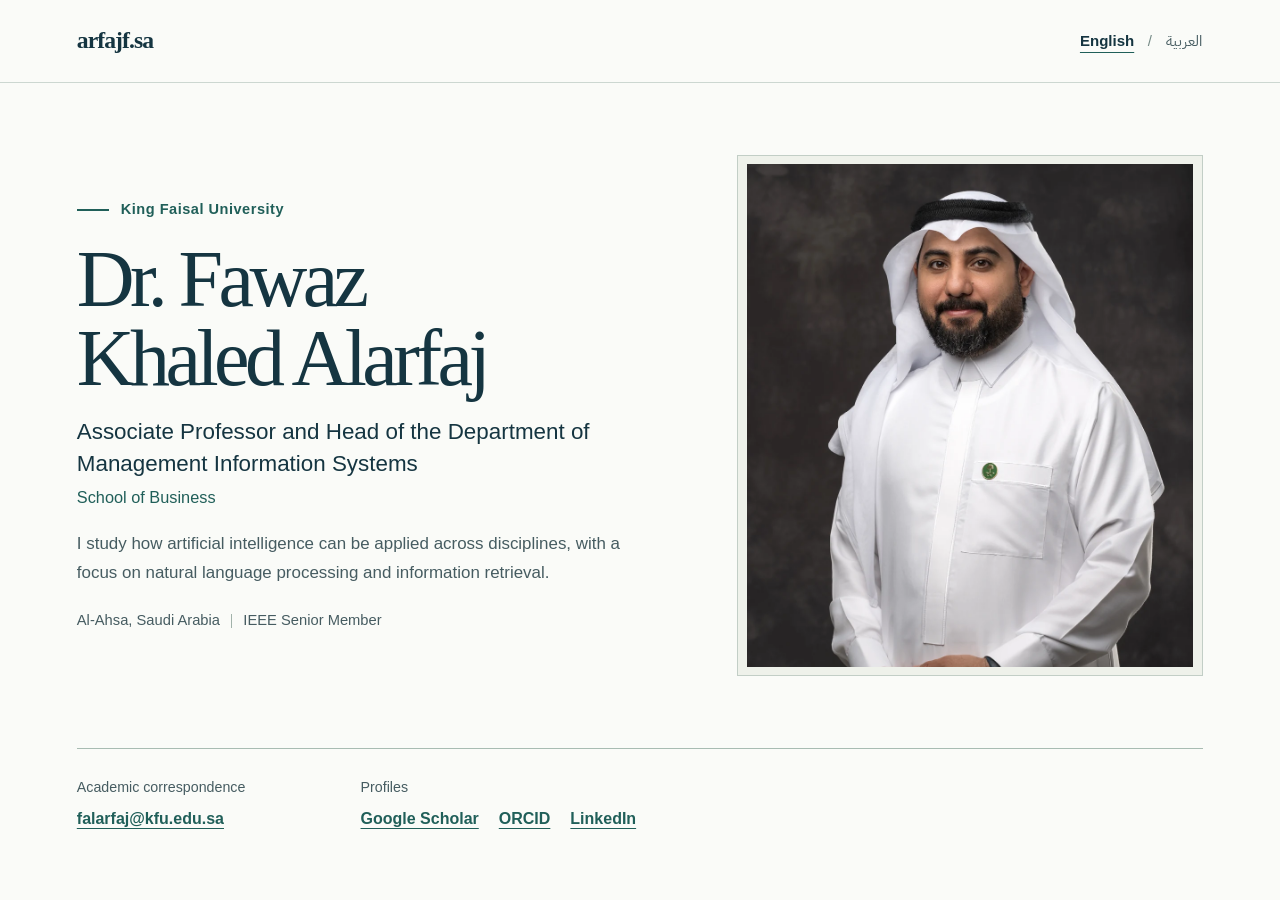
<file: index.html>
<!doctype html>
<html lang="en" dir="ltr">
<head>
  <meta charset="utf-8">
  <meta name="viewport" content="width=device-width, initial-scale=1">
  <meta name="color-scheme" content="light">
  <title>Dr. Fawaz Khaled Alarfaj · King Faisal University</title>
  <meta name="description" content="Dr. Fawaz Khaled Alarfaj, Associate Professor and Head of the Department of Management Information Systems at King Faisal University in Al-Ahsa, Saudi Arabia.">
  <link rel="canonical" href="https://arfajf.sa/">
  <link rel="preconnect" href="https://fonts.googleapis.com">
  <link rel="preconnect" href="https://fonts.gstatic.com" crossorigin>
  <link href="https://fonts.googleapis.com/css2?family=IBM+Plex+Sans+Arabic:wght@400;500;600;700&display=swap" rel="stylesheet">
  <link rel="stylesheet" href="assets/homepage.css">
  <script defer src="assets/language.js"></script>
</head>
<body>
  <header class="mast">
    <div class="wrap mast-inner">
      <div class="wordmark"><bdi dir="ltr">arfajf.sa</bdi></div>
      <nav aria-label="Language / اللغة" dir="ltr" class="switcher" hidden>
        <a id="language-en" lang="en" href="#en">English</a>
        <span aria-hidden="true">/</span>
        <a id="language-ar" lang="ar" href="#ar">العربية</a>
      </nav>
    </div>
  </header>
  <main class="wrap">
    <article class="profile" aria-labelledby="name">
      <div class="introduction">
        <p class="institution"><span class="rule" aria-hidden="true"></span><span data-copy="en" lang="en">King Faisal University</span><span data-copy="ar" lang="ar" dir="rtl">جامعة الملك فيصل</span></p>
        <h1 id="name"><span data-copy="en" lang="en">Dr. Fawaz<br>Khaled Alarfaj</span><span data-copy="ar" lang="ar" dir="rtl">الدكتور فواز<br>خالد العرفج</span></h1>
        <div class="position">
          <p data-copy="en" lang="en">Associate Professor and Head of the Department of Management Information Systems</p>
          <p data-copy="ar" lang="ar" dir="rtl">أستاذ مشارك ورئيس قسم نظم المعلومات الإدارية</p>
        </div>
        <p class="college"><span data-copy="en" lang="en">School of Business</span><span data-copy="ar" lang="ar" dir="rtl">كلية إدارة الأعمال</span></p>
        <div class="bio">
          <p data-copy="en" lang="en">I study how artificial intelligence can be applied across disciplines, with a focus on natural language processing and information retrieval.</p>
          <p data-copy="ar" lang="ar" dir="rtl">أدرس تطبيقات الذكاء الاصطناعي في تخصصات متعددة، مع تركيز خاص على معالجة اللغات الطبيعية واسترجاع المعلومات.</p>
        </div>
        <div class="meta">
          <span data-copy="en" lang="en">Al-Ahsa, Saudi Arabia</span><span data-copy="ar" lang="ar" dir="rtl">الأحساء، المملكة العربية السعودية</span>
          <span class="divider" aria-hidden="true"></span>
          <span data-copy="en" lang="en">IEEE Senior Member</span><span data-copy="ar" lang="ar" dir="rtl">عضو أول في <bdi>IEEE</bdi></span>
        </div>
      </div>
      <figure class="portrait">
        <img id="portrait" src="assets/fawaz-alarfaj-studio.webp" width="1000" height="1500" alt="Studio portrait of Dr. Fawaz Khaled Alarfaj" fetchpriority="high">
      </figure>
    </article>
  </main>
  <footer class="wrap connections">
    <div class="contact">
      <h2><span data-copy="en" lang="en">Academic correspondence</span><span data-copy="ar" lang="ar" dir="rtl">المراسلات الأكاديمية</span></h2>
      <a href="mailto:falarfaj@kfu.edu.sa"><bdi dir="ltr">falarfaj@kfu.edu.sa</bdi></a>
    </div>
    <div class="profiles">
      <h2><span data-copy="en" lang="en">Profiles</span><span data-copy="ar" lang="ar" dir="rtl">الحسابات</span></h2>
      <div class="links">
        <a href="https://scholar.google.com/citations?user=DThAmKkAAAAJ"><span data-copy="en" lang="en">Google Scholar</span><span data-copy="ar" lang="ar">الباحث العلمي من Google</span></a>
        <a href="https://orcid.org/0000-0002-6598-6240"><bdi dir="ltr">ORCID</bdi></a>
        <a href="https://www.linkedin.com/in/fawazk/"><bdi dir="ltr">LinkedIn</bdi></a>
      </div>
    </div>
  </footer>
</body>
</html>
</file>
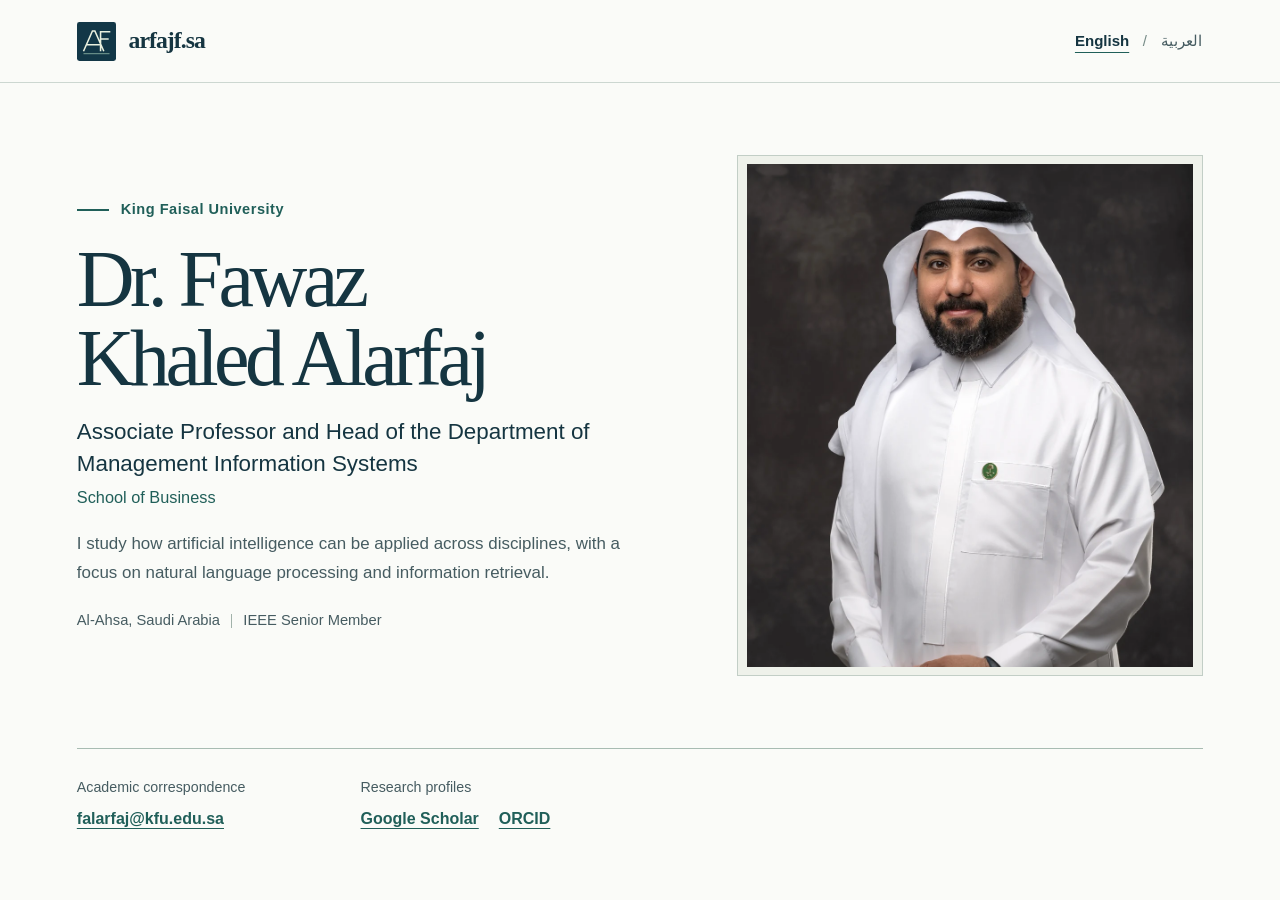
<file: index0.html>
<!doctype html>
<html lang="en" dir="ltr">
<head>
  <meta charset="utf-8">
  <meta name="viewport" content="width=device-width, initial-scale=1">
  <meta name="color-scheme" content="light">
  <title>Dr. Fawaz Khaled Alarfaj · King Faisal University</title>
  <meta name="description" content="Dr. Fawaz Khaled Alarfaj, Associate Professor and Head of the Department of Management Information Systems at King Faisal University in Al-Ahsa, Saudi Arabia.">
  <link rel="canonical" href="https://arfajf.sa/">
  <link rel="icon" type="image/svg+xml" href="assets/mark.svg">
  <link rel="stylesheet" href="assets/homepage.css">
  <script defer src="assets/language.js"></script>
</head>
<body>
  <header class="mast">
    <div class="wrap mast-inner">
      <div class="wordmark"><img alt="" src="assets/mark.svg" width="39" height="39"><bdi dir="ltr">arfajf.sa</bdi></div>
      <nav aria-label="Language / اللغة" dir="ltr" class="switcher" hidden>
        <a id="language-en" lang="en" href="#en">English</a>
        <span aria-hidden="true">/</span>
        <a id="language-ar" lang="ar" href="#ar">العربية</a>
      </nav>
    </div>
  </header>
  <main class="wrap">
    <article class="profile" aria-labelledby="name">
      <div class="introduction">
        <p class="institution"><span class="rule" aria-hidden="true"></span><span data-copy="en" lang="en">King Faisal University</span><span data-copy="ar" lang="ar" dir="rtl">جامعة الملك فيصل</span></p>
        <h1 id="name"><span data-copy="en" lang="en">Dr. Fawaz<br>Khaled Alarfaj</span><span data-copy="ar" lang="ar" dir="rtl">الدكتور فواز<br>خالد العرفج</span></h1>
        <div class="position">
          <p data-copy="en" lang="en">Associate Professor and Head of the Department of Management Information Systems</p>
          <p data-copy="ar" lang="ar" dir="rtl">أستاذ مشارك ورئيس قسم نظم المعلومات الإدارية</p>
        </div>
        <p class="college"><span data-copy="en" lang="en">School of Business</span><span data-copy="ar" lang="ar" dir="rtl">كلية إدارة الأعمال</span></p>
        <div class="bio">
          <p data-copy="en" lang="en">I study how artificial intelligence can be applied across disciplines, with a focus on natural language processing and information retrieval.</p>
          <p data-copy="ar" lang="ar" dir="rtl">أدرس تطبيقات الذكاء الاصطناعي في تخصصات متعددة، مع تركيز خاص على معالجة اللغات الطبيعية واسترجاع المعلومات.</p>
        </div>
        <div class="meta">
          <span data-copy="en" lang="en">Al-Ahsa, Saudi Arabia</span><span data-copy="ar" lang="ar" dir="rtl">الأحساء، المملكة العربية السعودية</span>
          <span class="divider" aria-hidden="true"></span>
          <span data-copy="en" lang="en">IEEE Senior Member</span><span data-copy="ar" lang="ar" dir="rtl">عضو أول في <bdi>IEEE</bdi></span>
        </div>
      </div>
      <figure class="portrait">
        <img id="portrait" src="assets/fawaz-alarfaj-studio.webp" width="1000" height="1500" alt="Studio portrait of Dr. Fawaz Khaled Alarfaj" fetchpriority="high">
      </figure>
    </article>
  </main>
  <footer class="wrap connections">
    <div class="contact">
      <h2><span data-copy="en" lang="en">Academic correspondence</span><span data-copy="ar" lang="ar" dir="rtl">المراسلات الأكاديمية</span></h2>
      <a href="mailto:falarfaj@kfu.edu.sa"><bdi dir="ltr">falarfaj@kfu.edu.sa</bdi></a>
    </div>
    <div class="profiles">
      <h2><span data-copy="en" lang="en">Research profiles</span><span data-copy="ar" lang="ar" dir="rtl">الحسابات البحثية</span></h2>
      <div class="links">
        <a href="https://scholar.google.com/citations?user=DThAmKkAAAAJ"><span data-copy="en" lang="en">Google Scholar</span><span data-copy="ar" lang="ar">الباحث العلمي من Google</span></a>
        <a href="https://orcid.org/0000-0002-6598-6240"><bdi dir="ltr">ORCID</bdi></a>
      </div>
    </div>
  </footer>
</body>
</html>
</file>
<file: assets/homepage.css>
:root {
  color-scheme:light; --paper:#fafbf8; --ink:#153541; --teal:#205f59; --muted:#465c61; --line:#ccd7d1;
  --body:"DM Sans",-apple-system,BlinkMacSystemFont,"Segoe UI",Arial,sans-serif;
  --display:"Hedvig Letters Serif","Iowan Old Style","Palatino Linotype",Palatino,Georgia,serif;
}
*{box-sizing:border-box}
body{margin:0;background:var(--paper);color:var(--ink);font:1rem/1.6 var(--body);-webkit-font-smoothing:antialiased}
[lang="ar"],[dir="rtl"]{font-family:"IBM Plex Sans Arabic","Noto Sans Arabic",Tahoma,Arial,sans-serif}
html[data-enhanced][lang="en"] [data-copy="ar"],html[data-enhanced][lang="ar"] [data-copy="en"],[hidden]{display:none!important}
html:not([data-enhanced]) [data-copy]{display:block}
a{color:var(--teal);text-underline-offset:.24em;text-decoration-thickness:1px}
a:focus-visible{outline:3px solid #9b5b11;outline-offset:4px}
a:hover{text-decoration-thickness:2px}
h1,h2,p,figure{margin:0}
.wrap{width:min(88%,1160px);margin-inline:auto}
.mast{border-bottom:1px solid var(--line)}
.mast-inner{display:flex;align-items:center;justify-content:space-between;min-height:82px;gap:1rem}
.wordmark{display:flex;align-items:center;gap:.8rem;font:600 1.48rem/1 var(--display);letter-spacing:-.04em;color:var(--ink)}
.switcher{display:flex;align-items:center;gap:.75rem;font-size:.94rem}
.switcher a{display:inline-flex;align-items:center;padding:.45rem .1rem;min-height:44px;color:var(--muted);text-decoration:none}
.switcher a[aria-current="true"]{color:var(--ink);font-weight:700;text-decoration:underline;text-decoration-color:var(--teal);text-underline-offset:.38em}
.switcher span{color:#768b87}
.profile{display:grid;grid-template-columns:minmax(0,1.12fr) minmax(0,.88fr);align-items:center;gap:6%;padding-block:clamp(2.2rem,5.6vw,5.4rem)}
.institution{display:flex;align-items:center;gap:.75rem;color:var(--teal);font-weight:650;font-size:.91rem;letter-spacing:.035em}
.rule{height:2px;width:2rem;background:var(--teal)}
h1{font:400 clamp(3.35rem,6.25vw,6rem)/.99 var(--display);letter-spacing:-.057em;margin:1.12rem 0 1.15rem;text-wrap:balance}
h1 [lang="ar"]{font-weight:600;line-height:1.28;letter-spacing:0}
.position{font-size:clamp(1.15rem,1.75vw,1.52rem);line-height:1.42;max-width:34rem}
.college{font-size:1.02rem;color:var(--teal);margin-top:.23rem}
.bio{max-width:36rem;margin-top:1.25rem;font-size:1.06rem;color:var(--muted);line-height:1.7}
.meta{display:flex;align-items:center;gap:.7rem;flex-wrap:wrap;margin-top:1.35rem;font-size:.92rem;color:var(--muted)}
.divider{width:1px;height:.9rem;background:#a1b2aa}
.portrait{overflow:hidden;position:relative;border:1px solid #c2cec6;padding:.55rem;background:#eef1ea}
.portrait img{display:block;width:100%;height:auto;aspect-ratio:8/9;object-fit:cover;object-position:50% 24%;background:#d3d6d0}
.connections{border-top:1px solid #a8bcb2;display:flex;gap:clamp(3rem,9vw,11rem);padding-block:1.7rem 2.4rem}
.connections h2{font-size:.89rem;font-weight:500;color:var(--muted);margin-bottom:.24rem}
.connections a{display:inline-block;font-weight:600;padding-block:.22rem}
.links{display:flex;gap:1.25rem;align-items:center;flex-wrap:wrap}
html[lang="ar"] .bio,html[lang="ar"] .position{line-height:1.78}
html[lang="ar"] .institution{letter-spacing:0}
@media(max-width:760px){.wrap{width:calc(100% - 2.5rem)}.profile{gap:4%;grid-template-columns:minmax(0,1.08fr) minmax(0,.92fr)}h1{font-size:clamp(2.9rem,6.6vw,4rem)}.mast-inner{min-height:66px}}
@media(max-width:600px){.profile{grid-template-columns:1fr;gap:1.6rem;padding-block:2.15rem 1.8rem}h1{font-size:clamp(3.15rem,13vw,4.4rem)}.portrait{width:min(100%,420px)}.portrait img{aspect-ratio:1.12;object-position:50% 13%}.connections{gap:1.12rem 2rem;flex-wrap:wrap;padding-block:1.2rem 1.8rem}.wordmark{font-size:1.23rem}.meta{margin-top:.95rem}}
@media print{.switcher{display:none}.wrap{width:100%}.mast-inner{min-height:48px}.profile{gap:4%;padding-block:1.7rem}.connections{padding-top:.9rem}a{color:inherit}}
</file>
